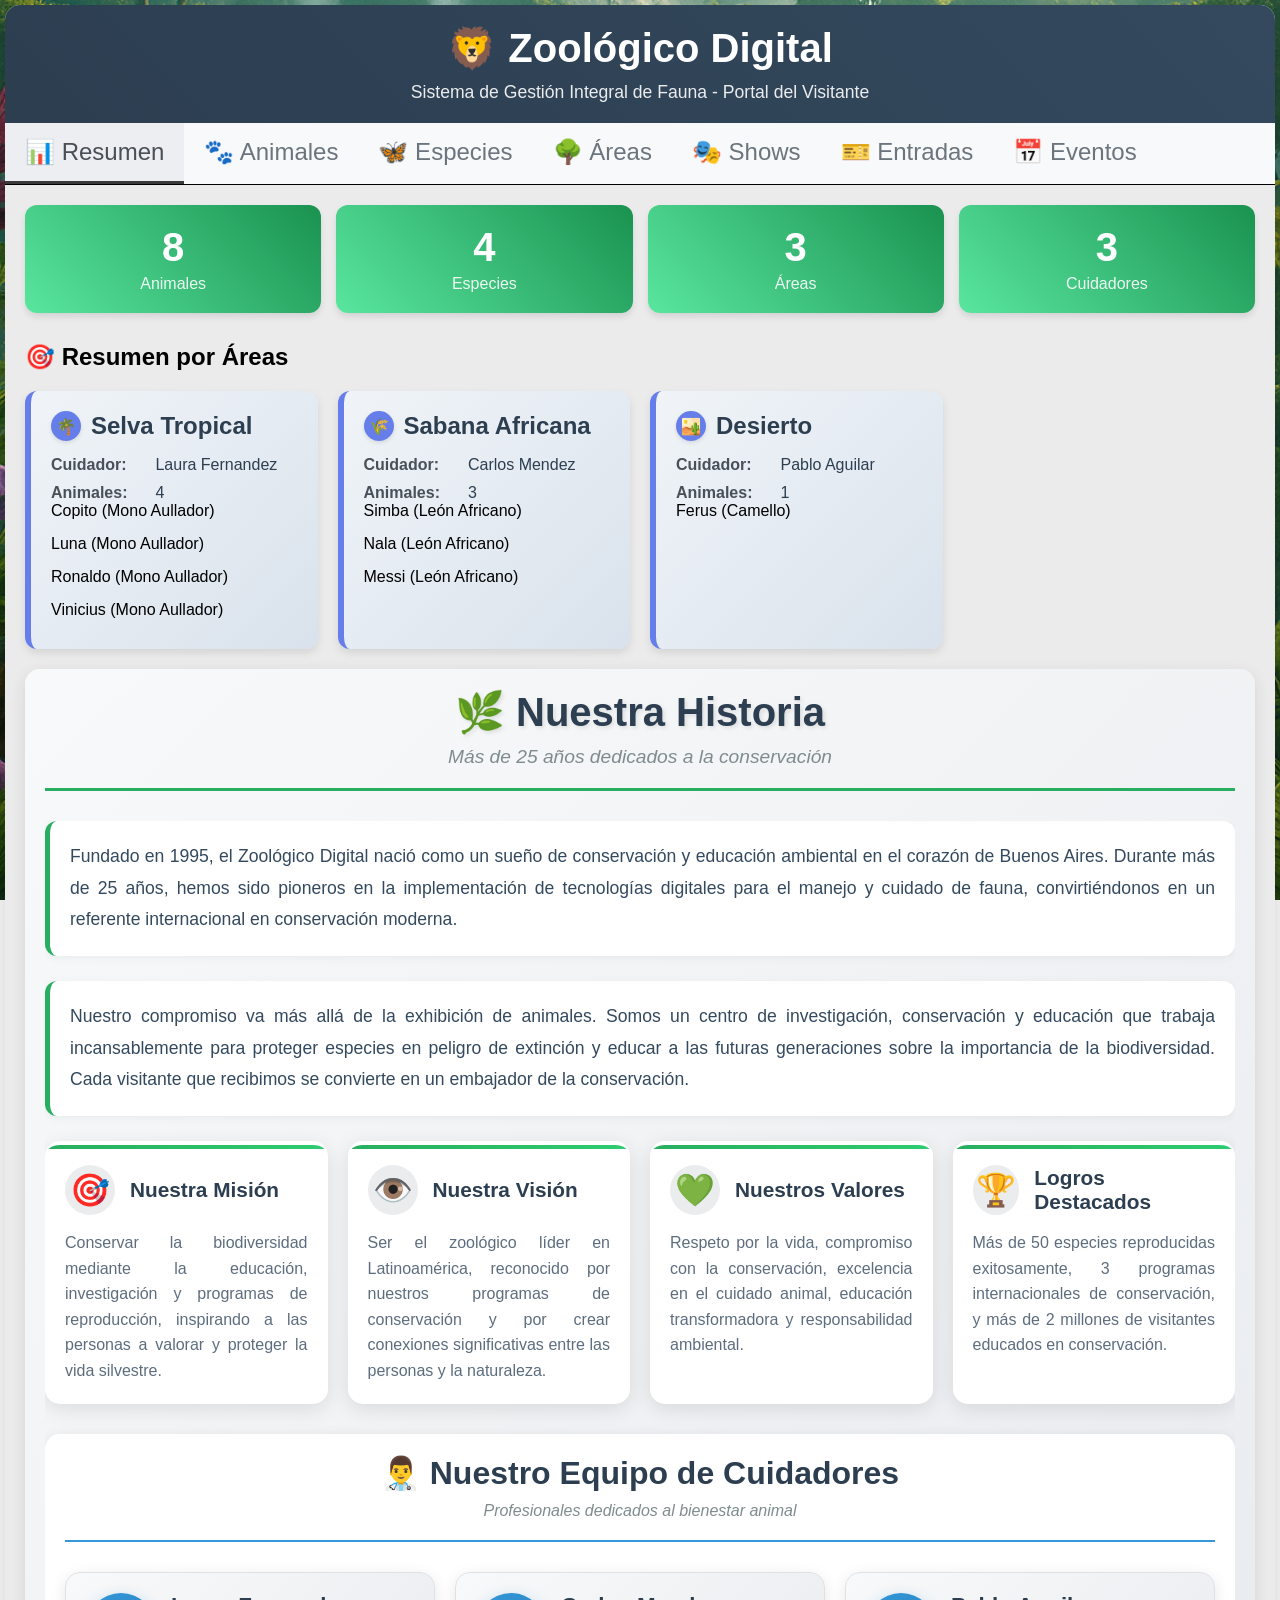
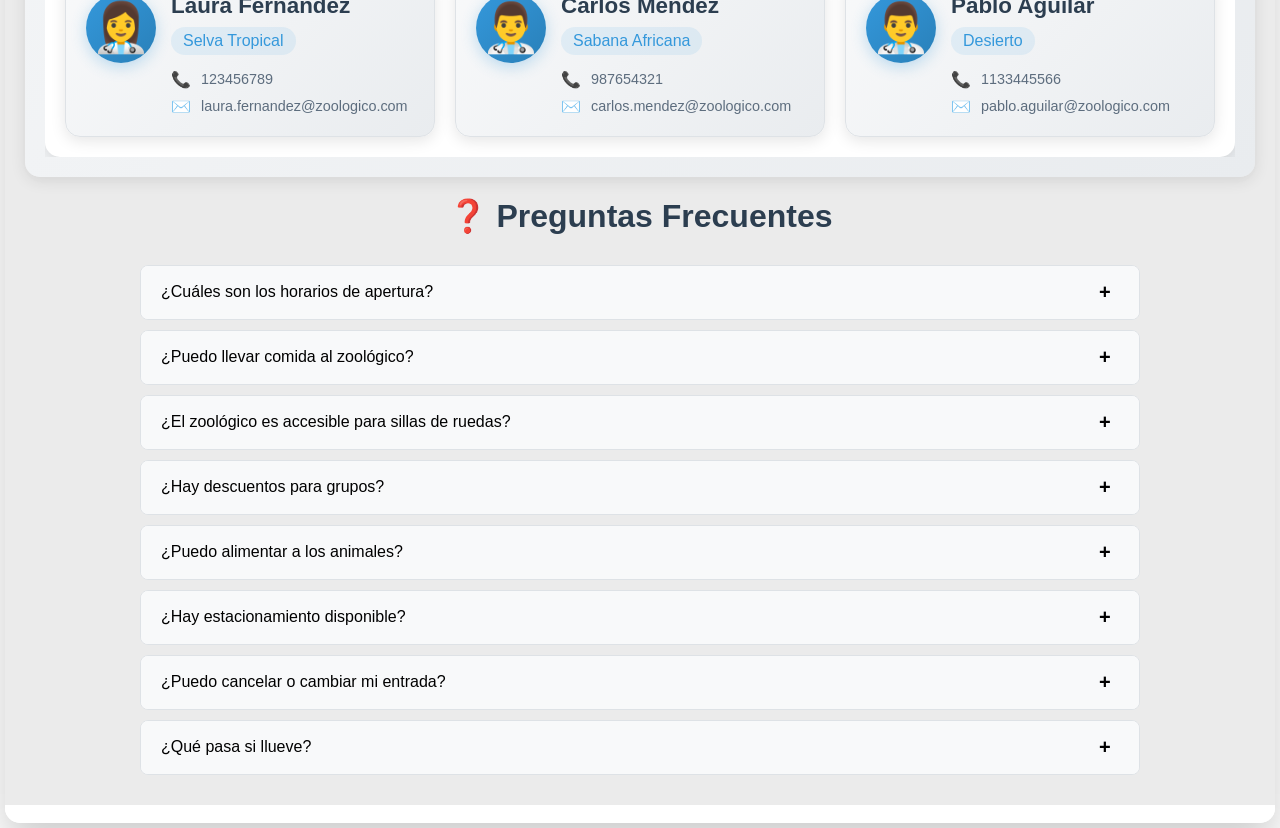
<file: index.html>
<!DOCTYPE html>
<html lang="es">
<head>
    <meta charset="UTF-8">
    <title>Zoológico Digital - Portal Completo</title>
    <link rel="stylesheet" type="text/css" href="index.css" />
</head>
<body>
    <div class="container">
        <!-- ================================================================ -->
        <!-- CABECERA PRINCIPAL -->
        <!-- ================================================================ -->
        <div class="header">
            <h1>🦁 Zoológico Digital</h1>
            <p>Sistema de Gestión Integral de Fauna - Portal del Visitante</p>
            
            <!-- Botones de acceso rápido a funciones principales -->

        </div>
        
        <!-- ================================================================ -->
        <!-- NAVEGACIÓN POR PESTAÑAS -->
        <!-- ================================================================ -->
        <div class="nav-tabs">
            <!-- Pestañas para navegar entre diferentes secciones -->
            <button class="nav-tab active" onclick="showSection('overview')">📊 Resumen</button>
            <button class="nav-tab" onclick="showSection('animales')">🐾 Animales</button>
            <button class="nav-tab" onclick="showSection('especies')">🦋 Especies</button>
            <button class="nav-tab" onclick="showSection('areas')">🌳 Áreas</button>
            <button class="nav-tab" onclick="showSection('presentaciones')">🎭 Shows</button>
            <button class="nav-tab" onclick="showSection('entradas')">🎫 Entradas</button>
            <button class="nav-tab" onclick="showSection('eventos')">📅 Eventos</button>
        </div>
        
        <div class="content">
            <!-- Cada sección debe tener un id único -->
            <div id="overview" class="section active">
                <!-- Tarjetas con estadísticas principales del zoológico -->
                <div class="stats">
                    <div class="stat-card">
                        <div class="stat-number">8</div>
                        <div class="stat-label">Animales</div>
                    </div>
                    <div class="stat-card">
                        <div class="stat-number">4</div>
                        <div class="stat-label">Especies</div>
                    </div>
                    <div class="stat-card">
                        <div class="stat-number">3</div>
                        <div class="stat-label">Áreas</div>
                    </div>
                    <div class="stat-card">
                        <div class="stat-number">3</div>
                        <div class="stat-label">Cuidadores</div>
                    </div>
                </div>
                
                <h2 class="section-title">🎯 Resumen por Áreas</h2>
                <div class="resumen-areas">
                    <div class="card">
                        <h3 class="card-title">
                            <div class="card-icon">🌴</div>
                            Selva Tropical
                        </h3>
                        <div class="card-info">
                            <span class="card-label">Cuidador:</span>
                            <span class="card-value">Laura Fernandez</span>
                        </div>
                        <div class="card-info">
                            <span class="card-label">Animales:</span>
                            <span class="card-value">4</span>
                            <ul class="animal-list">
                                <li>Copito (Mono Aullador)</li>
                                <li>Luna (Mono Aullador)</li>
                                <li>Ronaldo (Mono Aullador)</li>
                                <li>Vinicius (Mono Aullador)</li>
                            </ul>
                        </div>
                    </div>
                    <div class="card">
                        <h3 class="card-title">
                            <div class="card-icon">🌾</div>
                            Sabana Africana
                        </h3>
                        <div class="card-info">
                            <span class="card-label">Cuidador:</span>
                            <span class="card-value">Carlos Mendez</span>
                        </div>
                        <div class="card-info">
                            <span class="card-label">Animales:</span>
                            <span class="card-value">3</span>
                            <ul class="animal-list">
                                <li>Simba (León Africano)</li>
                                <li>Nala (León Africano)</li>
                                <li>Messi (León Africano)</li>
                            </ul>
                        </div>
                    </div>
                    <div class="card">
                        <h3 class="card-title">
                            <div class="card-icon">🏜️</div>
                            Desierto
                        </h3>
                        <div class="card-info">
                            <span class="card-label">Cuidador:</span>
                            <span class="card-value">Pablo Aguilar</span>
                        </div>
                        <div class="card-info">
                            <span class="card-label">Animales:</span>
                            <span class="card-value">1</span>
                            <ul class="animal-list">
                                <li>Ferus (Camello)</li>
                            </ul>
                        </div>
                    </div>
                </div>

                <!-- Sección de Nuestra Historia -->
                <div id="historia" class="historia-section">
                    <div class="historia-header">
                        <h2 class="historia-title">🌿 Nuestra Historia</h2>
                        <div class="historia-subtitle">Más de 25 años dedicados a la conservación</div>
                    </div>
                    
                    <!-- Historia y misión del zoológico -->
                    <div class="historia-content">
                        <div class="historia-intro">
                            <div class="historia-text-block">
                                <p class="historia-paragraph">
                                    Fundado en 1995, el Zoológico Digital nació como un sueño de conservación y educación ambiental en el corazón de Buenos Aires. 
                                    Durante más de 25 años, hemos sido pioneros en la implementación de tecnologías digitales para el manejo y cuidado de fauna, 
                                    convirtiéndonos en un referente internacional en conservación moderna.
                                </p>
                            </div>
                            
                            <div class="historia-text-block">
                                <p class="historia-paragraph">
                                    Nuestro compromiso va más allá de la exhibición de animales. Somos un centro de investigación, conservación y educación 
                                    que trabaja incansablemente para proteger especies en peligro de extinción y educar a las futuras generaciones sobre 
                                    la importancia de la biodiversidad. Cada visitante que recibimos se convierte en un embajador de la conservación.
                                </p>
                            </div>
                        </div>
                        
                        <!-- Tarjetas con información institucional -->
                        <div class="historia-grid">
                            <div class="historia-card mision-card">
                                <div class="historia-card-header">
                                    <div class="historia-card-icon">🎯</div>
                                    <h3 class="historia-card-title">Nuestra Misión</h3>
                                </div>
                                <p class="historia-card-text">
                                    Conservar la biodiversidad mediante la educación, investigación y programas de reproducción, 
                                    inspirando a las personas a valorar y proteger la vida silvestre.
                                </p>
                            </div>
                            
                            <div class="historia-card vision-card">
                                <div class="historia-card-header">
                                    <div class="historia-card-icon">👁️</div>
                                    <h3 class="historia-card-title">Nuestra Visión</h3>
                                </div>
                                <p class="historia-card-text">
                                    Ser el zoológico líder en Latinoamérica, reconocido por nuestros programas de conservación 
                                    y por crear conexiones significativas entre las personas y la naturaleza.
                                </p>
                            </div>
                            
                            <div class="historia-card valores-card">
                                <div class="historia-card-header">
                                    <div class="historia-card-icon">💚</div>
                                    <h3 class="historia-card-title">Nuestros Valores</h3>
                                </div>
                                <p class="historia-card-text">
                                    Respeto por la vida, compromiso con la conservación, excelencia en el cuidado animal, 
                                    educación transformadora y responsabilidad ambiental.
                                </p>
                            </div>
                            
                            <div class="historia-card logros-card">
                                <div class="historia-card-header">
                                    <div class="historia-card-icon">🏆</div>
                                    <h3 class="historia-card-title">Logros Destacados</h3>
                                </div>
                                <p class="historia-card-text">
                                    Más de 50 especies reproducidas exitosamente, 3 programas internacionales de conservación, 
                                    y más de 2 millones de visitantes educados en conservación.
                                </p>
                            </div>
                        </div>
                        
                        <!-- ======================================================== -->
                        <!-- SUBSECCIÓN CUIDADORES - Equipo profesional -->
                        <!-- ======================================================== -->
                        <div class="cuidadores-section">
                            <div class="cuidadores-header">
                                <h3 class="cuidadores-title">👨‍⚕️ Nuestro Equipo de Cuidadores</h3>
                                <p class="cuidadores-subtitle">Profesionales dedicados al bienestar animal</p>
                            </div>
                            
                            <div class="cuidadores-grid">
                                <div class="cuidador-card">
                                    <div class="cuidador-avatar">
                                        <div class="cuidador-icon">👩‍⚕️</div>
                                    </div>
                                    <div class="cuidador-info">
                                        <h4 class="cuidador-name">Laura Fernandez</h4>
                                        <div class="cuidador-area">Selva Tropical</div>
                                        <div class="cuidador-contact">
                                            <div class="contact-item">
                                                <span class="contact-icon">📞</span>
                                                <span class="contact-text">123456789</span>
                                            </div>
                                            <div class="contact-item">
                                                <span class="contact-icon">✉️</span>
                                                <span class="contact-text">laura.fernandez@zoologico.com</span>
                                            </div>
                                        </div>
                                    </div>
                                </div>

                                <div class="cuidador-card">
                                    <div class="cuidador-avatar">
                                        <div class="cuidador-icon">👨‍⚕️</div>
                                    </div>
                                    <div class="cuidador-info">
                                        <h4 class="cuidador-name">Carlos Mendez</h4>
                                        <div class="cuidador-area">Sabana Africana</div>
                                        <div class="cuidador-contact">
                                            <div class="contact-item">
                                                <span class="contact-icon">📞</span>
                                                <span class="contact-text">987654321</span>
                                            </div>
                                            <div class="contact-item">
                                                <span class="contact-icon">✉️</span>
                                                <span class="contact-text">carlos.mendez@zoologico.com</span>
                                            </div>
                                        </div>
                                    </div>
                                </div>

                                <div class="cuidador-card">
                                    <div class="cuidador-avatar">
                                        <div class="cuidador-icon">👨‍⚕️</div>
                                    </div>
                                    <div class="cuidador-info">
                                        <h4 class="cuidador-name">Pablo Aguilar</h4>
                                        <div class="cuidador-area">Desierto</div>
                                        <div class="cuidador-contact">
                                            <div class="contact-item">
                                                <span class="contact-icon">📞</span>
                                                <span class="contact-text">1133445566</span>
                                            </div>
                                            <div class="contact-item">
                                                <span class="contact-icon">✉️</span>
                                                <span class="contact-text">pablo.aguilar@zoologico.com</span>
                                            </div>
                                        </div>
                                    </div>
                                </div>
                            </div>
                        </div>
                    </div>
                </div>

                <!-- Sección de Preguntas Frecuentes -->
                <div id="faq" class="faq-container">
                    <h2 class="faq-title">❓ Preguntas Frecuentes</h2>
                    
                    <!-- Conjunto de preguntas y respuestas más comunes -->
                    <div class="faq-item">
                        <div class="faq-question" onclick="toggleFAQ(this)">
                            <span>¿Cuáles son los horarios de apertura?</span>
                            <span class="faq-toggle">+</span>
                        </div>
                        <div class="faq-answer">
                            El zoológico está abierto de lunes a viernes de 9:00 a 18:00, fines de semana de 8:30 a 19:00, y feriados de 9:00 a 17:00. La última entrada es una hora antes del cierre.
                        </div>
                    </div>
                    
                    <div class="faq-item">
                        <div class="faq-question" onclick="toggleFAQ(this)">
                            <span>¿Puedo llevar comida al zoológico?</span>
                            <span class="faq-toggle">+</span>
                        </div>
                        <div class="faq-answer">
                            Sí, puedes traer tu propia comida y bebidas. Contamos con áreas de picnic designadas. No se permite alcohol. También tenemos cafeterías y restaurantes dentro del predio.
                        </div>
                    </div>
                    
                    <div class="faq-item">
                        <div class="faq-question" onclick="toggleFAQ(this)">
                            <span>¿El zoológico es accesible para sillas de ruedas?</span>
                            <span class="faq-toggle">+</span>
                        </div>
                        <div class="faq-answer">
                            Sí, todas nuestras instalaciones son completamente accesibles. Ofrecemos préstamo gratuito de sillas de ruedas y tenemos baños adaptados en todo el predio.
                        </div>
                    </div>
                    
                    <div class="faq-item">
                        <div class="faq-question" onclick="toggleFAQ(this)">
                            <span>¿Hay descuentos para grupos?</span>
                            <span class="faq-toggle">+</span>
                        </div>
                        <div class="faq-answer">
                            Ofrecemos 15% de descuento para grupos de 10 o más personas, y 20% para grupos escolares. Es necesario hacer reserva previa con al menos 7 días de anticipación.
                        </div>
                    </div>
                    
                    <div class="faq-item">
                        <div class="faq-question" onclick="toggleFAQ(this)">
                            <span>¿Puedo alimentar a los animales?</span>
                            <span class="faq-toggle">+</span>
                        </div>
                        <div class="faq-answer">
                            Por la seguridad de los animales y visitantes, está prohibido alimentar a los animales con comida personal. Ofrecemos experiencias supervisadas de alimentación en horarios específicos.
                        </div>
                    </div>
                    
                    <div class="faq-item">
                        <div class="faq-question" onclick="toggleFAQ(this)">
                            <span>¿Hay estacionamiento disponible?</span>
                            <span class="faq-toggle">+</span>
                        </div>
                        <div class="faq-answer">
                            Sí, contamos con estacionamiento para 200 vehículos por $500 pesos por día. Incluye 5 espacios para personas con discapacidad. El horario es de 8:00 a 20:00.
                        </div>
                    </div>
                    
                    <div class="faq-item">
                        <div class="faq-question" onclick="toggleFAQ(this)">
                            <span>¿Puedo cancelar o cambiar mi entrada?</span>
                            <span class="faq-toggle">+</span>
                        </div>
                        <div class="faq-answer">
                            Las entradas online se pueden cancelar hasta 24 horas antes de la visita con reembolso completo. Los cambios de fecha se pueden hacer hasta 2 horas antes sin costo adicional.
                        </div>
                    </div>
                    
                    <div class="faq-item">
                        <div class="faq-question" onclick="toggleFAQ(this)">
                            <span>¿Qué pasa si llueve?</span>
                            <span class="faq-toggle">+</span>
                        </div>
                        <div class="faq-answer">
                            El zoológico permanece abierto durante la lluvia ligera. Muchas exhibiciones tienen áreas cubiertas. En caso de clima severo, algunas actividades al aire libre pueden cancelarse.
                        </div>
                    </div>
                </div>
            </div>
            <!-- ============================================================ -->
            <!-- SECCIÓN ANIMALES - Catálogo completo de animales -->
            <!-- ============================================================ -->
            <div id="animales" class="section">
                 <!-- Buscador dentro de la sección de animales -->
                 <div class="search-controls">
                    <div class="search-bar">
                        <input type="text" id="searchInput" class="search-input" placeholder="Buscar por nombre o especie...">
                        <button class="search-icon" onclick="filterAnimals()">🔍</button>
                    </div>
                </div>
                <h2 class="section-title">🐾 Nuestros Animales</h2> <br>
                
               
               
                
                <ul class="animal-list">
                    <li class="animal-item" data-name="Copito" data-species="Mono aullador">
                        <div class="animal-name">
                            <div class="animal-icon">🐒</div>
                            Copito
                        </div>
                        <div class="animal-content">
                            <div class="animal-info">
                                <span class="card-label">Edad:</span>
                                <span class="card-value">5 años</span>
                            </div>
                            <div class="animal-info">
                                <span class="card-label">Sexo:</span>
                                <span class="card-value">Macho</span>
                            </div>
                            <div class="animal-info">
                                <span class="card-label">Especie:</span>
                                <span class="card-value">Mono aullador</span>
                            </div>
                            <div class="animal-info">
                                <span class="card-label">Área:</span>
                                <span class="card-value">Selva Tropical</span>
                            </div>
                        </div>
                    </li>
                    <li class="animal-item" data-name="Luna" data-species="Mono aullador">
                        <div class="animal-name">
                            <div class="animal-icon">🐒</div>
                            Luna
                        </div>
                        <div class="animal-content">
                            <div class="animal-info">
                                <span class="card-label">Edad:</span>
                                <span class="card-value">4 años</span>
                            </div>
                            <div class="animal-info">
                                <span class="card-label">Sexo:</span>
                                <span class="card-value">Hembra</span>
                            </div>
                            <div class="animal-info">
                                <span class="card-label">Especie:</span>
                                <span class="card-value">Mono aullador</span>
                            </div>
                            <div class="animal-info">
                                <span class="card-label">Área:</span>
                                <span class="card-value">Selva Tropical</span>
                            </div>
                        </div>
                    </li>
                    <li class="animal-item" data-name="Ronaldo" data-species="Mono aullador">
                        <div class="animal-name">
                            <div class="animal-icon">🐒</div>
                            Ronaldo
                        </div>
                        <div class="animal-content">
                            <div class="animal-info">
                                <span class="card-label">Edad:</span>
                                <span class="card-value">3 años</span>
                            </div>
                            <div class="animal-info">
                                <span class="card-label">Sexo:</span>
                                <span class="card-value">Macho</span>
                            </div>
                            <div class="animal-info">
                                <span class="card-label">Especie:</span>
                                <span class="card-value">Mono aullador</span>
                            </div>
                            <div class="animal-info">
                                <span class="card-label">Área:</span>
                                <span class="card-value">Selva Tropical</span>
                            </div>
                        </div>
                    </li>
                    <li class="animal-item" data-name="Vinicius" data-species="Mono aullador">
                        <div class="animal-name">
                            <div class="animal-icon">🐒</div>
                            Vinicius
                        </div>
                        <div class="animal-content">
                            <div class="animal-info">
                                <span class="card-label">Edad:</span>
                                <span class="card-value">2 años</span>
                            </div>
                            <div class="animal-info">
                                <span class="card-label">Sexo:</span>
                                <span class="card-value">Macho</span>
                            </div>
                            <div class="animal-info">
                                <span class="card-label">Especie:</span>
                                <span class="card-value">Mono aullador</span>
                            </div>
                            <div class="animal-info">
                                <span class="card-label">Área:</span>
                                <span class="card-value">Selva Tropical</span>
                            </div>
                        </div>
                    </li>
                    <li class="animal-item" data-name="Simba" data-species="León Africano">
                        <div class="animal-name">
                            <div class="animal-icon">🦁</div>
                            Simba
                        </div>
                        <div class="animal-content">
                            <div class="animal-info">
                                <span class="card-label">Edad:</span>
                                <span class="card-value">7 años</span>
                            </div>
                            <div class="animal-info">
                                <span class="card-label">Sexo:</span>
                                <span class="card-value">Macho</span>
                            </div>
                            <div class="animal-info">
                                <span class="card-label">Especie:</span>
                                <span class="card-value">León Africano</span>
                            </div>
                            <div class="animal-info">
                                <span class="card-label">Área:</span>
                                <span class="card-value">Sabana Africana</span>
                            </div>
                        </div>
                    </li>
                    <li class="animal-item" data-name="Nala" data-species="León Africano">
                        <div class="animal-name">
                            <div class="animal-icon">🦁</div>
                            Nala
                        </div>
                        <div class="animal-content">
                            <div class="animal-info">
                                <span class="card-label">Edad:</span>
                                <span class="card-value">6 años</span>
                            </div>
                            <div class="animal-info">
                                <span class="card-label">Sexo:</span>
                                <span class="card-value">Hembra</span>
                            </div>
                            <div class="animal-info">
                                <span class="card-label">Especie:</span>
                                <span class="card-value">León Africano</span>
                            </div>
                            <div class="animal-info">
                                <span class="card-label">Área:</span>
                                <span class="card-value">Sabana Africana</span>
                            </div>
                        </div>
                    </li>
                    <li class="animal-item" data-name="Messi" data-species="León Africano">
                        <div class="animal-name">
                            <div class="animal-icon">🦁</div>
                            Messi
                        </div>
                        <div class="animal-content">
                            <div class="animal-info">
                                <span class="card-label">Edad:</span>
                                <span class="card-value">5 años</span>
                            </div>
                            <div class="animal-info">
                                <span class="card-label">Sexo:</span>
                                <span class="card-value">Macho</span>
                            </div>
                            <div class="animal-info">
                                <span class="card-label">Especie:</span>
                                <span class="card-value">León Africano</span>
                            </div>
                            <div class="animal-info">
                                <span class="card-label">Área:</span>
                                <span class="card-value">Sabana Africana</span>
                            </div>
                        </div>
                    </li>
                    <li class="animal-item" data-name="Ferus" data-species="Camello">
                        <div class="animal-name">
                            <div class="animal-icon">🐪</div>
                            Ferus
                        </div>
                        <div class="animal-content">
                            <div class="animal-info">
                                <span class="card-label">Edad:</span>
                                <span class="card-value">8 años</span>
                            </div>
                            <div class="animal-info">
                                <span class="card-label">Sexo:</span>
                                <span class="card-value">Macho</span>
                            </div>
                            <div class="animal-info">
                                <span class="card-label">Especie:</span>
                                <span class="card-value">Camello</span>
                            </div>
                            <div class="animal-info">
                                <span class="card-label">Área:</span>
                                <span class="card-value">Desierto</span>
                            </div>
                        </div>
                    </li>
                </ul>
            </div>
            
            <!-- ============================================================ -->
            <!-- SECCIÓN ESPECIES - Información sobre especies del zoológico -->
            <!-- ============================================================ -->
            <div id="especies" class="section">
                <!-- Buscador dentro de la sección de especies -->
                <div class="search-controls">
                    <div class="search-bar">
                        <input type="text" id="speciesSearchInput" class="search-input" placeholder="Buscar por nombre de especie...">
                        <button class="search-icon" onclick="filterSpecies()">🔍</button>
                    </div>
                </div>
                <h2 class="section-title">🦋 Especies en el Zoológico</h2>
                <br>
                <div class="cards-grid">
                    <div class="card especie-card" data-species="Mono Aullador">
                        <div class="card-title">
                            <div class="card-icon">🐒</div>
                            Mono Aullador
                        </div>
                        <div class="card-info">
                            <span class="card-label">Machos:</span>
                            <span class="card-value">3</span>
                        </div>
                        <div class="card-info">
                            <span class="card-label">Hembras:</span>
                            <span class="card-value">1</span>
                        </div>
                        <div class="card-info">
                            <span class="card-label">Total:</span>
                            <span class="card-value">4</span>
                        </div>
                        <div class="card-info">
                            <span class="card-label">Área:</span>
                            <span class="card-value">Selva Tropical</span>
                        </div>
                    </div>
                    <div class="card especie-card" data-species="León Africano">
                        <div class="card-title">
                            <div class="card-icon">🦁</div>
                            León Africano
                        </div>
                        <div class="card-info">
                            <span class="card-label">Machos:</span>
                            <span class="card-value">2</span>
                        </div>
                        <div class="card-info">
                            <span class="card-label">Hembras:</span>
                            <span class="card-value">1</span>
                        </div>
                        <div class="card-info">
                            <span class="card-label">Total:</span>
                            <span class="card-value">3</span>
                        </div>
                        <div class="card-info">
                            <span class="card-label">Área:</span>
                            <span class="card-value">Sabana Africana</span>
                        </div>
                    </div>
                    <div class="card especie-card" data-species="Camello">
                        <div class="card-title">
                            <div class="card-icon">🐪</div>
                            Camello
                        </div>
                        <div class="card-info">
                            <span class="card-label">Machos:</span>
                            <span class="card-value">1</span>
                        </div>
                        <div class="card-info">
                            <span class="card-label">Hembras:</span>
                            <span class="card-value">0</span>
                        </div>
                        <div class="card-info">
                            <span class="card-label">Total:</span>
                            <span class="card-value">1</span>
                        </div>
                        <div class="card-info">
                            <span class="card-label">Área:</span>
                            <span class="card-value">Desierto</span>
                        </div>
                    </div>
                </div>
            </div>
            
            <!-- ============================================================ -->
            <!-- SECCIÓN ÁREAS - Información sobre hábitats y zonas -->
            <!-- ============================================================ -->
            <div id="areas" class="section">
                   <!-- Buscador dentro de la sección de áreas -->
                <div class="search-controls">
                    <div class="search-bar">
                        <input type="text" id="areaSearchInput" class="search-input" placeholder="Buscar por nombre de área...">
                        <button class="search-icon" onclick="filterAreas()">🔍</button>
                    </div>
                </div>
                <h2 class="section-title">🌳 Hábitats y Áreas</h2> <br>
                <div class="cards-grid">
                    <div class="card area-card" data-area="Selva Tropical">
                        <div class="card-title">
                            <div class="card-icon">🌴</div>
                            Selva Tropical
                        </div>
                        <div class="card-info">
                            <span class="card-label">Cuidador:</span>
                            <span class="card-value">Laura Fernandez</span>
                        </div>
                        <div class="card-info">
                            <span class="card-label">Animales:</span>
                            <ul class="animal-list">
                                <li>Copito (Mono Aullador)</li>
                                <li>Luna (Mono Aullador)</li>
                                <li>Ronaldo (Mono Aullador)</li>
                                <li>Vinicius (Mono Aullador)</li>
                            </ul>
                        </div>
                    </div>
                    <div class="card area-card" data-area="Sabana Africana">
                        <div class="card-title">
                            <div class="card-icon">🌾</div>
                            Sabana Africana
                        </div>
                        <div class="card-info">
                            <span class="card-label">Cuidador:</span>
                            <span class="card-value">Carlos Mendez</span>
                        </div>
                        <div class="card-info">
                            <span class="card-label">Animales:</span>
                            <ul class="animal-list">
                                <li>Simba (León Africano)</li>
                                <li>Nala (León Africano)</li>
                                <li>Messi (León Africano)</li>
                            </ul>
                        </div>
                    </div>
                    <div class="card area-card" data-area="Desierto">
                        <div class="card-title">
                            <div class="card-icon">🏜️</div>
                            Desierto
                        </div>
                        <div class="card-info">
                            <span class="card-label">Cuidador:</span>
                            <span class="card-value">Pablo Aguilar</span>
                        </div>
                        <div class="card-info">
                            <span class="card-label">Animales:</span>
                            <ul class="animal-list">
                                <li>Ferus (Camello)</li>
                            </ul>
                        </div>
                    </div>
                </div>
            </div>
            
            <!-- ============================================================ -->
            <!-- SECCIÓN PRESENTACIONES - Shows y actividades especiales -->
            <!-- ============================================================ -->
            <div id="presentaciones" class="section">
                <h2 style="margin-bottom: 20px; color: #2c3e50;">🎭 Shows y Presentaciones Especiales Del Día</h2>
                <div class="cards-grid">
                    <div class="card presentacion-card">
                        <div class="card-title">
                            <div class="card-icon">🦁</div>
                            Show: Charla sobre Grandes Felinos
                        </div>
                        <div class="card-info">
                            <span class="card-label">Duración:</span>
                            <span class="card-value">45 minutos</span>
                        </div>
                        <div class="card-info">
                            <span class="card-label">Área:</span>
                            <span class="card-value">Auditorio Principal</span>
                        </div>
                        <div class="card-info">
                            <span class="card-label">Cuidador:</span>
                            <span class="card-value">Laura Fernandez</span>
                        </div>
                    </div>
                    <div class="card presentacion-card">
                        <div class="card-title">
                            <div class="card-icon">🐦</div>
                            Show: Exhibición de Aves Tropicales
                        </div>
                        <div class="card-info">
                            <span class="card-label">Duración:</span>
                            <span class="card-value">30 minutos</span>
                        </div>
                        <div class="card-info">
                            <span class="card-label">Área:</span>
                            <span class="card-value">Área Tropical</span>
                        </div>
                        <div class="card-info">
                            <span class="card-label">Cuidador:</span>
                            <span class="card-value">Carlos Mendez</span>
                        </div>
                    </div>
                    <div class="card presentacion-card">
                        <div class="card-title">
                            <div class="card-icon">🌙</div>
                            Show: Visita Nocturna
                        </div>
                        <div class="card-info">
                            <span class="card-label">Duración:</span>
                            <span class="card-value">2 horas</span>
                        </div>
                        <div class="card-info">
                            <span class="card-label">Área:</span>
                            <span class="card-value">Todo el Zoológico</span>
                        </div>
                        <div class="card-info">
                            <span class="card-label">Cuidador:</span>
                            <span class="card-value">Pablo Aguilar</span>
                        </div>
                    </div>
                </div>
            </div>
            
            <!-- ============================================================ -->
            <!-- SECCIÓN ENTRADAS - Precios y tarifas -->
            <!-- ============================================================ -->
            <div id="entradas" class="section">
                <h2 style="margin-bottom: 30px; color: #2c3e50;">🎫 Tarifas y Entradas</h2>
                
                <div class="cards-grid">
                    <!-- Tabla de precios de entradas generales -->
                    <div class="card">
                        <div class="card-title">
                            Valor Entrada General
                        </div>
                        <table class="price-table">
                            <thead>
                                <tr>
                                    <th>Categoría</th>
                                    <th>Precio</th>
                                </tr>
                            </thead>
                            <tbody>
                                <tr>
                                    <td>Adultos</td>
                                    <td>$2,500</td>
                                </tr>
                                <tr>
                                    <td>Niños (3-12 años)</td>
                                    <td>$1,800</td>
                                </tr>
                                <tr>
                                    <td>Estudiantes</td>
                                    <td>$2,000</td>
                                </tr>
                                <tr>
                                    <td>Jubilados</td>
                                    <td>$1,500</td>
                                </tr>
                                <tr>
                                    <td>Menores de 3 años</td>
                                    <td>Gratis</td>
                                </tr>
                            </tbody>
                        </table>
                        <br>
                        <a href="ComprarEntradas.html" class="btn" style="margin-top: 15px;">
                            Comprar Entradas
                        </a>
                    </div>
                </div>

                <!-- Historial de compras -->
                <div id="purchaseHistoryContainer" style="margin-top: 30px; text-align: center;">
                    <h3>📜 Historial de Compras</h3>
                    <ul id="purchaseHistory" style="list-style: none; padding: 0; background: #f8f9fa; border-radius: 8px; border: 1px solid #e0e0e0; padding: 15px;"></ul>
                </div>
            </div>
            
            <!-- ================================================================ -->
            <!-- SECCIÓN HISTORIA/NOSOTROS - Información institucional -->
            <!-- ================================================================ -->
            
            <!-- ================================================================ -->
            <!-- SECCIÓN FAQ - Preguntas frecuentes fija al final -->
            <!-- ================================================================ -->
            
            <!-- ================================================================ -->
            <!-- MODALES PARA INTERACCIONES DEL USUARIO -->
            <!-- ================================================================ -->
            
            <!-- Modal para compra de entradas online -->
            <div id="ticketModal" class="modal">
                <div class="modal-content">
                    <div class="modal-header">
                    </div>
                    <div class="modal-body">
                        <form id="ticketForm">
                            <!-- Selección de fecha de visita -->
                            <div class="form-group">
                                <label>Fecha de Visita:</label>
                                <input type="date" id="visitDate" required>
                            </div>
                            

                            <!-- Selección de cantidad de entradas por categoría -->
                            <div class="form-row">
                                <div class="form-group">
                                    <label>Adultos ($2,500):</label>
                                    <input type="number" id="adults" min="0" value="0" onchange="updateTotal()">
                                </div>
                                <div class="form-group">
                                    <label>Niños ($1,800):</label>
                                    <input type="number" id="children" min="0" value="0" onchange="updateTotal()">
                                </div>
                            </div>
                            

                            <div class="form-row">
                                <div class="form-group">
                                    <label>Adolescentes ($2,000):</label>
                                    <input type="number" id="students" min="0" value="0" onchange="updateTotal()">
                                </div>
                                <div class="form-group">
                                    <label>Jubilados ($1,500):</label>
                                    <input type="number" id="seniors" min="0" value="0" onchange="updateTotal()">
                                </div>
                            </div>
                            
                            <!-- Cálculo automático del total -->
                            <div class="card" style="background: #f8f9fa; margin: 20px 0; padding: 15px;">
                                <h4 style="color: #2c3e50;">Total: $<span id="totalPrice">0</span></h4>
                            </div>
                            
                            <!-- Datos del comprador -->
                            <div class="form-group">
                                <label>Nombre Completo:</label>
                                <input type="text" id="customerName" required>
                            </div>
                            
                            <div class="form-group">
                                <label>Email:</label>
                                <input type="email" id="customerEmail" required>
                            </div>
                            
                            <div class="form-group">
                                <label>Teléfono:</label>
                                <input type="tel" id="customerPhone" required>
                            </div>
                            
                            <!-- Método de pago -->
                            <div class="form-group">
                                <label>Método de Pago:</label>
                                <select id="paymentMethod" required>
                                    <option value="">Seleccionar</option>
                                    <option value="tarjeta">Tarjeta de Crédito/Débito</option>
                                    <option value="efectivo">Efectivo (en taquilla)</option>
                                </select>
                            </div>
                            
                            <!-- Botón de procesamiento de pago -->
                            <button type="button" class="btn btn-success" onclick="processPayment()">
                                💳 Procesar Pago
                            </button>
                        </form>
                    </div>
                </div>
            </div>

            <!-- ================================================================ -->
            <!-- SECCIÓN EVENTOS - Calendario y reservas de eventos -->
            <!-- ================================================================ -->
            <div id="eventos" class="section">
                <h2 class="section-title">📅 Eventos</h2>
                <div class="calendar-grid">
                    <!-- Eventos de enero -->
                    <div class="calendar-day" onclick="showEventDetails('Taller de Fotografía', '2025-01-10', '9:00 AM', 25, 1500)">
                        <span>10</span>
                        <span>Ene</span>
                        <div class="event-dot"></div>
                    </div>
                    <div class="calendar-day" onclick="showEventDetails('Caminata Ecológica', '2025-01-15', '7:00 AM', 20, 1000)">
                        <span>15</span>
                        <span>Ene</span>
                        <div class="event-dot"></div>
                    </div>
                    <div class="calendar-day" onclick="showEventDetails('Charla sobre Biodiversidad', '2025-01-20', '4:00 PM', 50, 1200)">
                        <span>20</span>
                        <span>Ene</span>
                        <div class="event-dot"></div>
                    </div>
                    <div class="calendar-day" onclick="showEventDetails('Observación de Estrellas', '2025-01-25', '8:00 PM', 15, 2000)">
                        <span>25</span>
                        <span>Ene</span>
                        <div class="event-dot"></div>
                    </div>

                    <!-- Eventos de febrero -->
                    <div class="calendar-day" onclick="showEventDetails('Taller de Conservación', '2025-02-05', '11:00 AM', 30, 1800)">
                        <span>5</span>
                        <span>Feb</span>
                        <div class="event-dot"></div>
                    </div>
                    <div class="calendar-day" onclick="showEventDetails('Safari Fotográfico', '2025-02-10', '6:00 AM', 20, 2500)">
                        <span>10</span>
                        <span>Feb</span>
                        <div class="event-dot"></div>
                    </div>
                    <div class="calendar-day" onclick="showEventDetails('Taller de Plantas Nativas', '2025-02-15', '10:00 AM', 30, 1200)">
                        <span>15</span>
                        <span>Feb</span>
                        <div class="event-dot"></div>
                    </div>
                    <div class="calendar-day" onclick="showEventDetails('Caminata Nocturna', '2025-02-20', '8:00 PM', 15, 1800)">
                        <span>20</span>
                        <span>Feb</span>
                        <div class="event-dot"></div>
                    </div>
                </div>

                <!-- Detalles del evento -->
                <div id="eventDetails" style="display: none; margin-top: 20px;">
                    <div class="especie-card">
                        <div class="card-title">
                            <div class="card-icon">📅</div>
                            <span id="eventName"></span>
                        </div>
                        <div class="card-info">
                            <span class="card-label">Fecha:</span>
                            <span id="eventDate" class="card-value"></span>
                        </div>
                        <div class="card-info">
                            <span class="card-label">Hora:</span>
                            <span id="eventTime" class="card-value"></span>
                        </div>
                        <div class="card-info">
                            <span class="card-label">Cupo Máximo:</span>
                            <span id="eventCapacity" class="card-value"></span> personas
                        </div>
                        <div class="card-info">
                            <span class="card-label">Precio por Persona:</span>
                            <span id="eventPrice" class="card-value"></span>
                        </div>
                        <a href="reserva.html" class="btn">Reservar</a>
                    </div>
                </div>

                <!-- Historial de reservas -->
                <div id="reservationHistoryContainer" style="margin-top: 30px; text-align: center;">
                    <h3>📜 Historial de Reservas</h3>
                    <ul id="reservationHistory" style="list-style: none; padding: 0; background: #f8f9fa; border-radius: 8px; border: 1px solid #e0e0e0; padding: 15px;"></ul>
                </div>
            </div>
        </div>
        <br>
    <!-- SCRIPTS JAVASCRIPT - Funcionalidad interactiva -->
    <script src="index.js"></script>
</body>
</html>
</file>
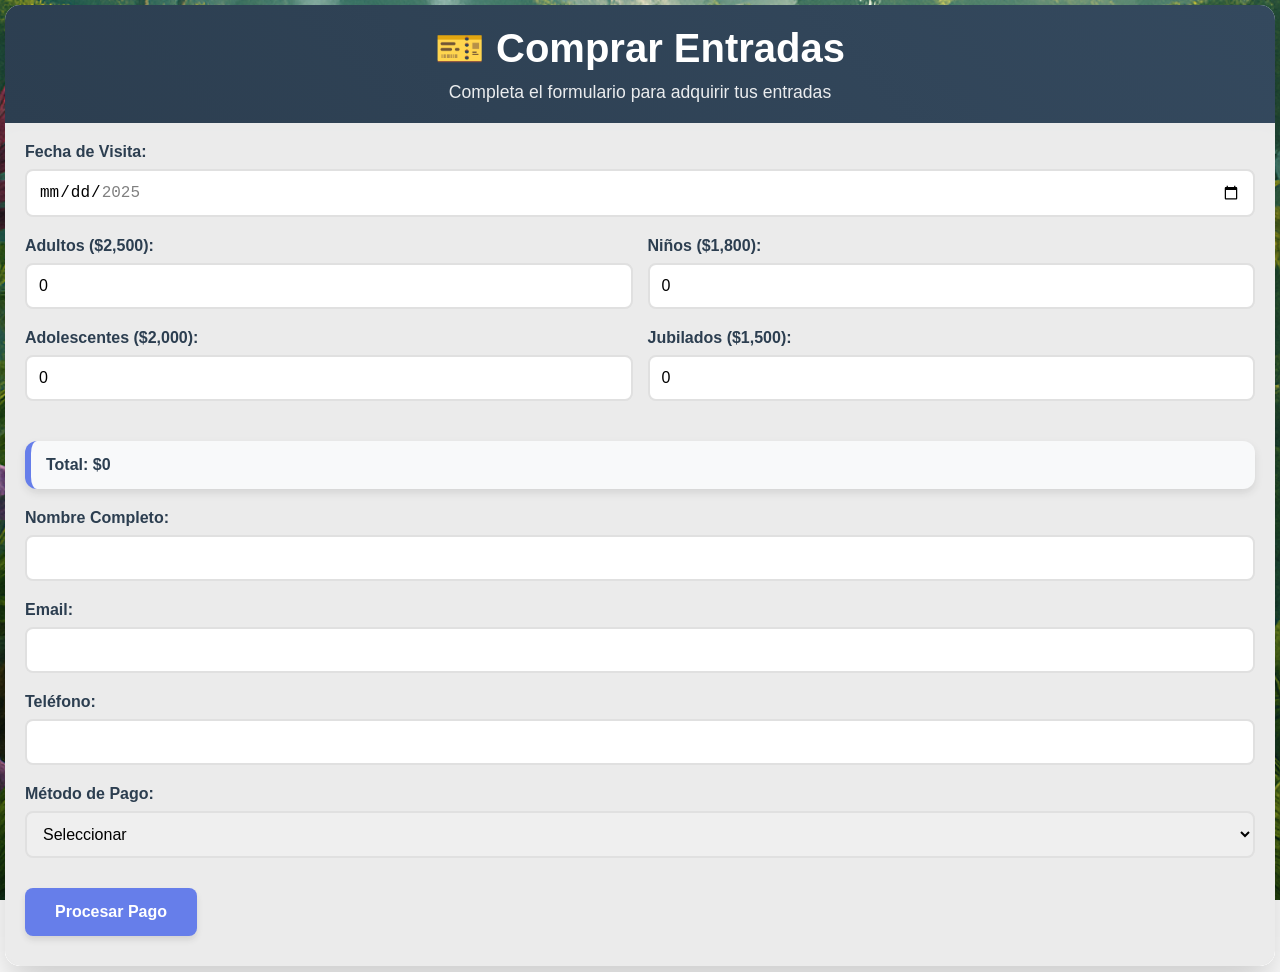
<file: ComprarEntradas.html>
<!DOCTYPE html>
<html lang="es">
<head>
    <meta charset="UTF-8">
    <title>Comprar Entradas</title>
    <link rel="stylesheet" type="text/css" href="index.css" />
</head>
<body>
    <div class="container">
        <div class="header">
            <h1>🎫 Comprar Entradas</h1>
            <p>Completa el formulario para adquirir tus entradas</p>
        </div>
        <div class="content">
            <!-- Contenedor para mostrar el historial de compras -->
            <div id="purchaseHistoryContainer" style="display: none; margin-top: 20px; text-align: center;">
                <h3>📜 Historial de Compras</h3>
                <ul id="purchaseHistory" style="list-style: none; padding: 0; background: #f8f9fa; border-radius: 8px; border: 1px solid #e0e0e0; padding: 15px;"></ul>
            </div>

            <!-- Formulario principal -->
            <form id="ticketForm">
                <!-- Selección de fecha de visita -->
                <div class="form-group">
                    <label>Fecha de Visita:</label>
                    <input type="date" id="visitDate" min="2025-01-01" max="2025-12-31" required>
                </div>
                
                <!-- Selección de cantidad de entradas por categoría -->
                <div class="form-row">
                    <div class="form-group">
                        <label>Adultos ($2,500):</label>
                        <input type="number" id="adults" min="0" value="0" onchange="updateTotal()">
                    </div>
                    <div class="form-group">
                        <label>Niños ($1,800):</label>
                        <input type="number" id="children" min="0" value="0" onchange="updateTotal()">
                    </div>
                </div>
                
                <div class="form-row">
                    <div class="form-group">
                        <label>Adolescentes ($2,000):</label>
                        <input type="number" id="students" min="0" value="0" onchange="updateTotal()">
                    </div>
                    <div class="form-group">
                        <label>Jubilados ($1,500):</label>
                        <input type="number" id="seniors" min="0" value="0" onchange="updateTotal()">
                    </div>
                </div>
                
                <!-- Cálculo automático del total -->
                <div class="card" style="background: #f8f9fa; margin: 20px 0; padding: 15px;">
                    <h4 style="color: #2c3e50;">Total: $<span id="totalPrice">0</span></h4>
                </div>
                
                <!-- Datos del comprador -->
                <div class="form-group">
                    <label>Nombre Completo:</label>
                    <input type="text" id="customerName" required>
                </div>
                
                <div class="form-group">
                    <label>Email:</label>
                    <input type="email" id="customerEmail" required>
                </div>
                
                <div class="form-group">
                    <label>Teléfono:</label>
                    <input type="tel" id="customerPhone" required>
                </div>
                
                <!-- Método de pago -->
                <div class="form-group">
                    <label>Método de Pago:</label>
                    <select id="paymentMethod" autocomplete="on" required>
                        <option value="">Seleccionar</option>
                        <option value="tarjeta">Tarjeta de Crédito/Débito</option>
                        <option value="efectivo">Efectivo (en taquilla)</option>
                    </select>
                </div>
                
                <!-- Botón de procesamiento de pago -->
                <button type="button" class="btn btn-success" onclick="processPayment()">
                    Procesar Pago
                </button>
            </form>

            <!-- Formulario de tarjeta -->
            <form id="cardForm" style="display: none; margin-top: 30px;">
                <h3>💳 Datos de la Tarjeta</h3>
                <div class="form-group">
                    <label>Número de Tarjeta:</label>
                    <input type="text" id="cardNumber" maxlength="19" placeholder="1234 5678 9012 3456" required>
                </div>
                <div class="form-row">
                    <div class="form-group">
                        <label>Fecha de Expiración:</label>
                        <input type="text" id="cardExpiry" maxlength="5" placeholder="MM/AA" required>
                    </div>
                    <div class="form-group">
                        <label>Código de Seguridad (CVV):</label>
                        <input type="text" id="cardCVV" maxlength="3" placeholder="123" required>
                    </div>
                </div>
                <div class="form-group">
                    <label>Nombre en la Tarjeta:</label>
                    <input type="text" id="cardName" placeholder="Nombre Completo" required>
                </div>
                <button type="button" class="btn btn-success" onclick="processCardPayment()">
                    Confirmar
                </button>
            </form>

            <!-- Contenedor para mostrar el ticket -->
            <div id="ticketContainer" style="display: none; margin-top: 30px; text-align: center;">
                <h3>🎟️ Ticket generado correctamente, porfavor presentarlo en la taquilla</h3><br>
                <p id="ticketDetails" style="white-space: pre-wrap; background: #f8f9fa; padding: 15px; border-radius: 8px; border: 1px solid #e0e0e0;"></p>
                <a href="index.html" class="btn">Volver a Inicio</a>
            </div>

            
        </div>
    </div>
    <script src="index.js"></script>
</body>
</html>
</file>
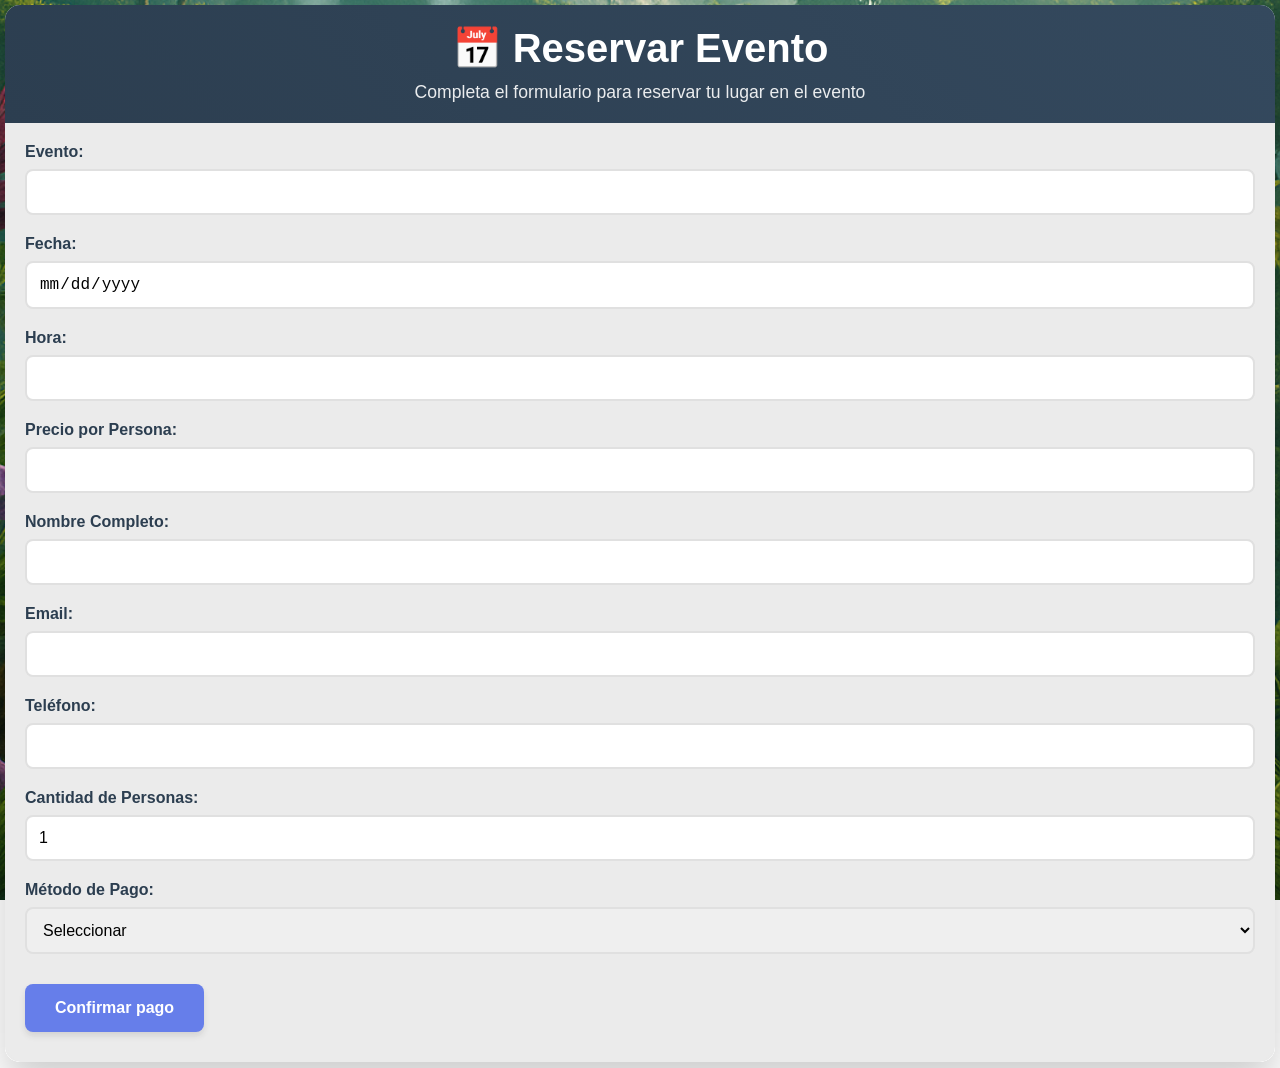
<file: reserva.html>
<!DOCTYPE html>
<html lang="es">
<head>
    <meta charset="UTF-8">
    <title>Reservar Evento</title>
    <link rel="stylesheet" type="text/css" href="index.css" />
</head>
<body>
    <div class="container">
        <div class="header">
            <h1>📅 Reservar Evento</h1>
            <p>Completa el formulario para reservar tu lugar en el evento</p>
        </div>
        <div class="content">
            <!-- Formulario principal -->
            <form id="reservationForm">
                <!-- Datos del evento -->
                <div class="form-group">
                    <label>Evento:</label>
                    <input type="text" id="eventName" readonly>
                </div>
                <div class="form-group">
                    <label>Fecha:</label>
                    <input type="date" id="eventDate" readonly>
                </div>
                <div class="form-group">
                    <label>Hora:</label>
                    <input type="text" id="eventTime" readonly>
                </div>
                <div class="form-group">
                    <label>Precio por Persona:</label>
                    <input type="text" id="eventPrice" readonly>
                </div>

                <!-- Datos del cliente -->
                <div class="form-group">
                    <label>Nombre Completo:</label>
                    <input type="text" id="customerName" required>
                </div>
                <div class="form-group">
                    <label>Email:</label>
                    <input type="email" id="customerEmail" required>
                </div>
                <div class="form-group">
                    <label>Teléfono:</label>
                    <input type="tel" id="customerPhone" required>
                </div>
                <div class="form-group">
                    <label>Cantidad de Personas:</label>
                    <input type="number" id="peopleCount" min="1" max="30" value="1" required>
                </div>

                <!-- Método de pago -->
                <div class="form-group">
                    <label>Método de Pago:</label>
                    <select id="paymentMethod" required>
                        <option value="">Seleccionar</option>
                        <option value="tarjeta">Tarjeta de Crédito/Débito</option>
                        <option value="efectivo">Efectivo (en taquilla)</option>
                    </select>
                </div>

                <!-- Botón de confirmación -->
                <button type="button" class="btn btn-success" onclick="processReservation()">
                    Confirmar pago
                </button>
            </form>

            <!-- Formulario de tarjeta -->
            <form id="cardForm" style="display: none; margin-top: 30px;">
                <h3>💳 Datos de la Tarjeta</h3>
                <div class="form-group">
                    <label>Número de Tarjeta:</label>
                    <input type="text" id="cardNumber" maxlength="19" placeholder="1234 5678 9012 3456" required>
                </div>
                <div class="form-row">
                    <div class="form-group">
                        <label>Fecha de Expiración:</label>
                        <input type="text" id="cardExpiry" maxlength="5" placeholder="MM/AA" required>
                    </div>
                    <div class="form-group">
                        <label>Código de Seguridad (CVV):</label>
                        <input type="text" id="cardCVV" maxlength="3" placeholder="123" required>
                    </div>
                </div>
                <div class="form-group">
                    <label>Nombre en la Tarjeta:</label>
                    <input type="text" id="cardName" placeholder="Nombre Completo" required>
                </div>
                <button type="button" class="btn btn-success" onclick="processCardPayment()">
                    Confirmar Reserva
                </button>
            </form>

            <!-- Contenedor para mostrar el ticket -->
            <div id="ticketContainer" style="display: none; margin-top: 30px; text-align: center;">
                <h3>🎟️ Reserva generada correctamente</h3><br>
                <p id="ticketDetails" style="white-space: pre-wrap; background: #f8f9fa; padding: 15px; border-radius: 8px; border: 1px solid #e0e0e0;"></p>
                <a href="index.html" class="btn">Volver a Inicio</a>
            </div>
        </div>
    </div>
    <script src="index.js"></script>
    <script>
        document.addEventListener('DOMContentLoaded', () => {
            // Recuperar los datos del evento desde localStorage
            const selectedEvent = JSON.parse(localStorage.getItem('selectedEvent'));

            if (selectedEvent) {
                document.getElementById('eventName').value = selectedEvent.name;
                document.getElementById('eventDate').value = selectedEvent.date;
                document.getElementById('eventTime').value = selectedEvent.time;
                document.getElementById('eventPrice').value = `$${selectedEvent.price}`;
            }
        });

        function processReservation() {
            const paymentMethod = document.getElementById('paymentMethod').value;

            // Validar campos requeridos antes de proceder
            const customerName = document.getElementById('customerName').value;
            const customerEmail = document.getElementById('customerEmail').value;
            const customerPhone = document.getElementById('customerPhone').value;
            const peopleCount = document.getElementById('peopleCount').value;

            if (!customerName || !customerEmail || !customerPhone || !peopleCount || !paymentMethod) {
                alert('Por favor, completa todos los campos requeridos.');
                return;
            }

            if (paymentMethod === 'tarjeta') {
                // Ocultar el formulario principal y mostrar el formulario de tarjeta
                document.getElementById('reservationForm').style.display = 'none';
                document.getElementById('cardForm').style.display = 'block';
            } else if (paymentMethod === 'efectivo') {
                // Generar el ticket directamente si el método de pago es efectivo
                generateTicket();
            } else {
                alert('Por favor, selecciona un método de pago válido.');
            }
        }

        function processCardPayment() {
            const cardNumber = document.getElementById('cardNumber').value.replace(/\s+/g, '');
            const cardExpiry = document.getElementById('cardExpiry').value;
            const cardCVV = document.getElementById('cardCVV').value;
            const cardName = document.getElementById('cardName').value;

            if (!cardNumber || !cardExpiry || !cardCVV || !cardName) {
                alert('Por favor, completa todos los campos de la tarjeta.');
                return;
            }

            if (cardNumber.length !== 16 || isNaN(cardNumber)) {
                alert('El número de tarjeta debe tener 16 dígitos.');
                return;
            }

            if (!/^\d{2}\/\d{2}$/.test(cardExpiry)) {
                alert('La fecha de expiración debe tener el formato MM/AA.');
                return;
            }

            if (cardCVV.length !== 3 || isNaN(cardCVV)) {
                alert('El CVV debe tener 3 dígitos.');
                return;
            }

            // Ocultar el formulario de tarjeta y generar el ticket
            document.getElementById('cardForm').style.display = 'none';
            generateTicket();
        }

        function generateTicket() {
            const eventName = document.getElementById('eventName').value;
            const eventDate = document.getElementById('eventDate').value;
            const eventTime = document.getElementById('eventTime').value;
            const eventPriceText = document.getElementById('eventPrice').value;
            const eventPrice = parseFloat(eventPriceText.replace('$', ''));
            const customerName = document.getElementById('customerName').value;
            const customerEmail = document.getElementById('customerEmail').value;
            const customerPhone = document.getElementById('customerPhone').value;
            const peopleCount = parseInt(document.getElementById('peopleCount').value);
            const paymentMethod = document.getElementById('paymentMethod').value;

            const total = eventPrice * peopleCount;
            const reservationId = `RES-${Math.floor(100000 + Math.random() * 900000)}`;

            // Crear objeto de reserva
            const reservation = {
                id: reservationId,
                eventName,
                eventDate,
                eventTime,
                total,
                paymentMethod,
                customerName,
                customerEmail,
                customerPhone,
                peopleCount
            };

            // Obtener historial existente o crear array vacío
            let reservationHistory = JSON.parse(localStorage.getItem('reservationHistory')) || [];
            
            // Agregar nueva reserva
            reservationHistory.push(reservation);
            
            // Guardar en localStorage
            localStorage.setItem('reservationHistory', JSON.stringify(reservationHistory));

            const ticketDetails = `
Número de Reserva: ${reservationId}
Evento: ${eventName}
Fecha: ${eventDate}
Hora: ${eventTime}
Precio por Persona: ${eventPriceText}
Cantidad de Personas: ${peopleCount}
Total: $${total.toLocaleString()}
Nombre: ${customerName}
Email: ${customerEmail}
Teléfono: ${customerPhone}
Método de Pago: ${paymentMethod === 'tarjeta' ? 'Tarjeta' : 'Efectivo'}
            `;

            document.getElementById('ticketDetails').textContent = ticketDetails;
            document.getElementById('ticketContainer').style.display = 'block';
            
            alert('¡Reserva confirmada exitosamente!');
        }
    </script>
</body>
</html>
</file>
<file: index.css>
/* Reset y configuración base */
* {
    margin: 0;
    padding: 0;
    box-sizing: border-box;
    max-width: 100%;
}

body {
    font-family: 'Segoe UI', Tahoma, Geneva, Verdana, sans-serif;
    background-size: cover;
    min-height: 100vh;
    padding: 5px;
}

/* Overlay de fondo */
body::before {
    content: '';
    position: fixed;
    top: 0;
    left: 0;
    width: 100%;
    height: 100%;
    background: rgba(0, 0, 0, 0.3);
    z-index: -1;
    background: url('fondo.png') center center fixed;
    background-size: cover;
}

/* CONTENEDOR PRINCIPAL */
.container {
    max-width: 1400px;
    margin: 0 auto;
    background: rgba(255, 255, 255, 0.95);
    backdrop-filter: blur(10px);
    border-radius: 15px;
    overflow: hidden;
    box-shadow: 0 20px 40px rgba(0,0,0,0.2);
    width: 100%;
}

/* HEADER */
.header {
    background: linear-gradient(45deg, #2c3e50, #34495e);
    color: white;
    padding: 20px;
    text-align: center;
}

.header h1 {
    font-size: clamp(1.8rem, 4vw, 2.5rem);
    margin-bottom: 10px;
}

.header p {
    opacity: 0.9;
    font-size: clamp(0.9rem, 2vw, 1.1rem);
}

/* ACCIONES RÁPIDAS */
.quick-actions {
    display: flex;
    gap: 10px;
    justify-content: center;
    margin-top: 20px;
    flex-wrap: wrap;
}

.quick-btn {
    background: rgba(255,255,255,0.2);
    color: white;
    border: none;
    padding: 10px 20px;
    border-radius: 25px;
    cursor: pointer;
    font-weight: 500;
    transition: all 0.3s ease;
    backdrop-filter: blur(10px);
    font-size: clamp(0.8rem, 2vw, 1rem);
}

.quick-btn:hover {
    background: rgba(255,255,255,0.3);
    transform: translateY(-2px);
}

/* CONTROLES DE BÚSQUEDA */
.search-controls {
    padding: 15px;
    background: #f8f9fa;
    border-radius: 8px;
    box-shadow: 0 2px 4px rgba(0, 0, 0, 0.1);
    margin-bottom: 20px;
    display: flex;
    justify-content: center;
}

.search-bar {
    display: flex;
    align-items: center;
    gap: 10px;
    width: 100%;
    max-width: 500px;
}

.search-input {
    flex: 1;
    padding: 12px 15px;
    border: 2px solid #e0e0e0;
    border-radius: 8px;
    font-size: clamp(14px, 2vw, 16px);
    transition: all 0.3s ease;
    background: #ffffff;
    box-shadow: inset 0 1px 3px rgba(0, 0, 0, 0.1);
}

.search-input:focus {
    outline: none;
    border-color: #667eea;
    box-shadow: 0 0 0 3px rgba(102, 126, 234, 0.2);
}

.search-input::placeholder {
    color: #adb5bd;
    font-style: italic;
}

.search-icon {
    background: #667eea;
    color: white;
    border: none;
    padding: 12px;
    border-radius: 8px;
    cursor: pointer;
    font-size: 16px;
    display: flex;
    align-items: center;
    justify-content: center;
    transition: background 0.3s ease;
    min-width: 44px;
    min-height: 44px;
}

.search-icon:hover {
    background: #5a6fd8;
}

.filter-select {
    padding: 12px 15px;
    border: 2px solid #e0e0e0;
    border-radius: 8px;
    background: white;
    font-size: clamp(14px, 2vw, 16px);
    cursor: pointer;
}

/* SECCIÓN HISTORIA */
.historia-section {
    margin: 20px 0;
    padding: 20px;
    background: linear-gradient(135deg, #f8f9fa 0%, #e9ecef 100%);
    border-radius: 15px;
    box-shadow: 0 4px 15px rgba(0, 0, 0, 0.1);
}

.historia-header {
    text-align: center;
    margin-bottom: 30px;
    padding-bottom: 20px;
    border-bottom: 3px solid #27ae60;
}

.historia-title {
    font-size: clamp(1.8rem, 5vw, 2.5rem);
    color: #2c3e50;
    margin-bottom: 10px;
    font-weight: 700;
    text-shadow: 2px 2px 4px rgba(0, 0, 0, 0.1);
}

.historia-subtitle {
    font-size: clamp(1rem, 3vw, 1.2rem);
    color: #7f8c8d;
    font-style: italic;
    font-weight: 300;
}

.historia-content {
    max-width: 1200px;
    margin: 0 auto;
    width: 100%;
    overflow-x: hidden;
}

.historia-text-block {
    margin-bottom: 25px;
    padding: 20px;
    background: white;
    border-radius: 12px;
    box-shadow: 0 2px 10px rgba(0, 0, 0, 0.05);
    border-left: 5px solid #27ae60;
}

.historia-paragraph {
    font-size: clamp(1rem, 2.5vw, 1.1rem);
    line-height: 1.8;
    color: #34495e;
    margin: 0;
    text-align: justify;
}

.historia-grid {
    display: grid;
    grid-template-columns: repeat(auto-fit, minmax(280px, 1fr));
    gap: 20px;
    margin-bottom: 30px;
}

.historia-card {
    background: white;
    border-radius: 15px;
    padding: 20px;
    box-shadow: 0 5px 20px rgba(0, 0, 0, 0.1);
    transition: all 0.3s ease;
    border-top: 4px solid transparent;
    position: relative;
    overflow: hidden;
}

.historia-card::before {
    content: '';
    position: absolute;
    top: 0;
    left: 0;
    right: 0;
    height: 4px;
    background: linear-gradient(45deg, #27ae60, #2ecc71);
}

.historia-card:hover {
    transform: translateY(-5px);
    box-shadow: 0 8px 25px rgba(0, 0, 0, 0.15);
}

.historia-card-header {
    display: flex;
    align-items: center;
    margin-bottom: 15px;
}

.historia-card-icon {
    font-size: clamp(1.5rem, 4vw, 2rem);
    margin-right: 15px;
    width: 50px;
    height: 50px;
    display: flex;
    align-items: center;
    justify-content: center;
    background: rgba(52, 73, 94, 0.1);
    border-radius: 50%;
}

.historia-card-title {
    font-size: clamp(1.1rem, 3vw, 1.3rem);
    color: #2c3e50;
    margin: 0;
    font-weight: 600;
}

.historia-card-text {
    font-size: clamp(0.9rem, 2.5vw, 1rem);
    line-height: 1.6;
    color: #5d6d7e;
    margin: 0;
    text-align: justify;
}

/* SECCIÓN CUIDADORES */
.cuidadores-section {
    margin-top: 30px;
    padding: 20px;
    background: white;
    border-radius: 15px;
    box-shadow: 0 4px 15px rgba(0, 0, 0, 0.1);
}

.cuidadores-header {
    text-align: center;
    margin-bottom: 30px;
    padding-bottom: 20px;
    border-bottom: 2px solid #3498db;
}

.cuidadores-title {
    font-size: clamp(1.5rem, 4vw, 2rem);
    color: #2c3e50;
    margin-bottom: 10px;
    font-weight: 600;
}

.cuidadores-subtitle {
    font-size: clamp(0.9rem, 2.5vw, 1rem);
    color: #7f8c8d;
    margin: 0;
    font-style: italic;
}

.cuidadores-grid {
    display: grid;
    grid-template-columns: repeat(auto-fit, minmax(300px, 1fr));
    gap: 20px;
}

.cuidador-card {
    background: linear-gradient(135deg, #f8f9fa 0%, #e9ecef 100%);
    border-radius: 15px;
    padding: 20px;
    box-shadow: 0 4px 15px rgba(0, 0, 0, 0.1);
    transition: all 0.3s ease;
    border: 1px solid #dee2e6;
    display: flex;
    align-items: flex-start;
    gap: 15px;
}

.cuidador-card:hover {
    transform: translateY(-3px);
    box-shadow: 0 6px 20px rgba(0, 0, 0, 0.15);
    background: linear-gradient(135deg, #ffffff 0%, #f8f9fa 100%);
}

.cuidador-avatar {
    flex-shrink: 0;
}

.cuidador-icon {
    font-size: clamp(2rem, 5vw, 3rem);
    width: 70px;
    height: 70px;
    display: flex;
    align-items: center;
    justify-content: center;
    background: linear-gradient(135deg, #3498db, #2980b9);
    border-radius: 50%;
    box-shadow: 0 4px 15px rgba(52, 152, 219, 0.3);
}

.cuidador-info {
    flex-grow: 1;
}

.cuidador-name {
    font-size: clamp(1.2rem, 3vw, 1.4rem);
    color: #2c3e50;
    margin: 0 0 8px 0;
    font-weight: 600;
}

.cuidador-area {
    font-size: clamp(0.9rem, 2.5vw, 1rem);
    color: #3498db;
    font-weight: 500;
    margin-bottom: 15px;
    padding: 5px 12px;
    background: rgba(52, 152, 219, 0.1);
    border-radius: 20px;
    display: inline-block;
}

.cuidador-contact {
    display: flex;
    flex-direction: column;
    gap: 8px;
}

.contact-item {
    display: flex;
    align-items: center;
    gap: 10px;
    font-size: clamp(0.8rem, 2vw, 0.9rem);
}

.contact-icon {
    font-size: 1rem;
    width: 20px;
    text-align: center;
}

.contact-text {
    color: #5d6d7e;
    word-break: break-word;
}

/* NAVEGACIÓN CON TABS */
.nav-tabs {
    display: flex;
    flex-direction: row;
    background: rgba(248, 249, 250, 0.95);
    backdrop-filter: blur(10px);
    border-bottom: 1px solid #000000ff;
    overflow-x: auto;
    -webkit-overflow-scrolling: touch;
    text-align: center;
}

.nav-tab {
    flex: none;
    min-width: 120px;
    padding: 15px 20px;
    background: none;
    border: none;
    cursor: pointer;
    font-size: 1.5rem;
    font-weight: 500;
    color: #6c757d;
    transition: all 0.3s ease;
    border-bottom: 3px solid transparent;
    white-space: nowrap;

}

.nav-tab:hover {
    background: rgba(233, 236, 239, 0.8);
    color: #495057;
}

.nav-tab.active {
    color: #495057;
    border-bottom-color: #3a3a3a;
    background: rgba(233, 236, 239, 0.8);
}

/* CONTENIDO */
.content {
    padding: 20px;
    background: rgba(233, 233, 233, 0.9);
    backdrop-filter: blur(10px);
    width: 100%;
    overflow-x: hidden;
}

.section {
    display: none;
}

.section.active {
    display: block;
}

/* GRIDS GENERALES */
.cards-grid,
.resumen-areas,
.info-grid {
    display: grid;
    grid-template-columns: repeat(auto-fill, minmax(280px, 1fr));
    gap: 20px;
    margin-top: 20px;
}

/* TARJETAS GENERALES */
.card,
.especie-card,
.area-card,
.presentacion-card,
.info-card,
.highlight-card {
    background: linear-gradient(135deg, #f0f4f8, #d9e2ec);
    border-left: 6px solid #667eea;
    border-radius: 12px;
    padding: 20px;
    box-shadow: 0 4px 8px rgba(0, 0, 0, 0.1);
    transition: transform 0.3s ease, box-shadow 0.3s ease;
}

.card:hover,
.especie-card:hover,
.area-card:hover,
.presentacion-card:hover {
    transform: translateY(-5px);
    box-shadow: 0 8px 16px rgba(0, 0, 0, 0.15);
}

.card-title {
    display: flex;
    align-items: center;
    gap: 10px;
    font-size: clamp(1.2rem, 3vw, 1.5rem);
    font-weight: bold;
    color: #2c3e50;
    margin-bottom: 15px;
}

.card-icon {
    width: 30px;
    height: 30px;
    background: #667eea;
    border-radius: 50%;
    display: flex;
    align-items: center;
    justify-content: center;
    color: white;
    font-size: 1rem;
    box-shadow: 0 2px 4px rgba(0, 0, 0, 0.1);
}

.card-info {
    margin-bottom: 10px;
}

.card-label {
    font-weight: bold;
    color: #495057;
    display: inline-block;
    width: 100px;
    font-size: clamp(0.9rem, 2vw, 1rem);
}

.card-value {
    color: #2c3e50;
    font-weight: 500;
    font-size: clamp(0.9rem, 2vw, 1rem);
}

/* ESTADÍSTICAS */
.stats {
    display: grid;
    grid-template-columns: repeat(auto-fit, minmax(150px, 1fr));
    gap: 15px;
    margin-bottom: 30px;
}

.stat-card {
    background: linear-gradient(45deg, #59e69f, #1a9250);
    color: white;
    padding: 20px;
    border-radius: 12px;
    text-align: center;
    box-shadow: 0 4px 6px rgba(0, 0, 0, 0.1);
}

.stat-number {
    font-size: clamp(1.8rem, 5vw, 2.5rem);
    font-weight: 700;
    margin-bottom: 5px;
}

.stat-label {
    opacity: 0.9;
    font-size: clamp(0.8rem, 2vw, 1rem);
}

/* LISTAS DE ANIMALES */
.animal-list {
    list-style: none;
    padding: 0;
    margin: 0;
    display: grid;
    grid-template-columns: repeat(auto-fit, minmax(250px, 1fr));
    gap: 15px;
}

.animal-item {
    display: flex;
    align-items: center;
    gap: 10px;
    background: linear-gradient(135deg, #f0f4f8, #d9e2ec);
    border-left: 6px solid #667eea;
    border-radius: 12px;
    padding: 15px;
    box-shadow: 0 4px 8px rgba(0, 0, 0, 0.1);
    transition: transform 0.3s ease, box-shadow 0.3s ease;
}

.animal-item:hover {
    transform: translateY(-5px);
    box-shadow: 0 8px 16px rgba(0, 0, 0, 0.15);
}

.animal-icon {
    width: 30px;
    height: 30px;
    background: #667eea;
    border-radius: 50%;
    display: flex;
    align-items: center;
    justify-content: center;
    color: white;
    font-size: 1rem;
    box-shadow: 0 2px 4px rgba(0, 0, 0, 0.1);
}

.animal-name {
    font-size: clamp(0.9rem, 2vw, 1rem);
    font-weight: bold;
    color: #2c3e50;
}

/* COLORES ESPECÍFICOS PARA DIFERENTES TARJETAS */
.area-card {
    border-left-color: #28a745;
}

.area-card .card-icon {
    background: #28a745;
}

.presentacion-card {
    border-left-color: #ff6f61;
}

.presentacion-card .card-icon {
    background: #ff6f61;
}

/* TABLA DE PRECIOS */
.price-table {
    width: 100%;
    border-collapse: collapse;
    margin-top: 15px;
    font-size: clamp(0.9rem, 2vw, 1rem);
}

.price-table th,
.price-table td {
    padding: 12px 8px;
    text-align: left;
    border-bottom: 1px solid #dee2e6;
}

.price-table th {
    background: #667eea;
    color: white;
}

/* BOTONES */
.btn {
    background: #667eea;
    color: white;
    border: none;
    padding: 15px 30px;
    border-radius: 8px;
    cursor: pointer;
    font-size: clamp(14px, 2vw, 16px);
    font-weight: 600;
    transition: all 0.3s ease;
    text-align: center;
    display: inline-block;
    box-shadow: 0 4px 6px rgba(0, 0, 0, 0.1);
    text-decoration: none;
    margin: 10px auto;
    width: auto;
    max-width: 200px;
}

.btn:hover {
    background: #5a6fd8;
    transform: translateY(-2px);
    box-shadow: 0 6px 12px rgba(0, 0, 0, 0.15);
}

/* MODAL */
.modal {
    display: none;
    position: fixed;
    z-index: 1000;
    left: 0;
    top: 0;
    width: 100%;
    height: 100%;
    background-color: rgba(0,0,0,0.5);
    backdrop-filter: blur(5px);
}

.modal-content {
    background-color: rgba(255, 255, 255, 0.98);
    backdrop-filter: blur(10px);
    margin: 5% auto;
    padding: 0;
    border-radius: 15px;
    width: 90%;
    max-width: 600px;
    max-height: 80vh;
    overflow-y: auto;
}

.modal-header {
    background: linear-gradient(45deg, #667eea, #764ba2);
    color: white;
    padding: 20px;
    border-radius: 15px 15px 0 0;
}

.modal-body {
    padding: 20px;
}

.close {
    color: white;
    float: right;
    font-size: 28px;
    font-weight: bold;
    cursor: pointer;
    opacity: 0.8;
}

.close:hover {
    opacity: 1;
}

/* FORMULARIOS */
.form-group {
    margin-bottom: 20px;
}

.form-group label {
    display: block;
    margin-bottom: 8px;
    font-weight: 600;
    color: #2c3e50;
    font-size: clamp(0.9rem, 2vw, 1rem);
}

.form-group input,
.form-group select,
.form-group textarea {
    width: 100%;
    padding: 12px;
    border: 2px solid #e0e0e0;
    border-radius: 8px;
    font-size: clamp(14px, 2vw, 16px);
    transition: border-color 0.3s ease;
}

.form-group input:focus,
.form-group select:focus,
.form-group textarea:focus {
    outline: none;
    border-color: #667eea;
}

.form-row {
    display: grid;
    grid-template-columns: repeat(auto-fit, minmax(200px, 1fr));
    gap: 15px;
}

/* CALENDARIO */
.calendar-grid {
    display: grid;
    grid-template-columns: repeat(7, 1fr);
    gap: 5px;
    margin-top: 20px;
}

.calendar-day {
    aspect-ratio: 1;
    display: flex;
    flex-direction: column;
    justify-content: center;
    align-items: center;
    border: 1px solid #dee2e6;
    border-radius: 8px;
    cursor: pointer;
    transition: all 0.3s ease;
    position: relative;
    font-size: clamp(0.8rem, 2vw, 1rem);
    min-height: 40px;
}

.calendar-day:hover {
    background: #f8f9fa;
}

.calendar-day.has-event {
    background: #667eea;
    color: white;
}

.calendar-day.has-event:hover {
    background: #5a6fd8;
}

.event-dot {
    position: absolute;
    bottom: 5px;
    right: 5px;
    width: 8px;
    height: 8px;
    background: #ff6b6b;
    border-radius: 50%;
}

/* FAQ SECTION */
.faq-section {
    background: rgba(248, 249, 250, 0.95);
    backdrop-filter: blur(10px);
    padding: 30px 20px;
    margin-top: 20px;
    border-top: 1px solid #dee2e6;
}

.faq-title {
    text-align: center;
    color: #2c3e50;
    font-size: clamp(1.5rem, 4vw, 2rem);
    margin-bottom: 30px;
    display: flex;
    align-items: center;
    justify-content: center;
    gap: 10px;
}

.faq-container {
    max-width: 1000px;
    margin: 0 auto;
    width: 100%;
    overflow-x: hidden;
}

.faq-item {
    border: 1px solid #dee2e6;
    border-radius: 8px;
    margin-bottom: 10px;
    overflow: hidden;
    background: rgba(255, 255, 255, 0.9);
}

.faq-question {
    background: rgba(248, 249, 250, 0.9);
    padding: 15px 20px;
    cursor: pointer;
    display: flex;
    justify-content: space-between;
    align-items: center;
    transition: background 0.3s ease;
    font-size: clamp(0.9rem, 2vw, 1rem);
}

.faq-question:hover {
    background: rgba(233, 236, 239, 0.9);
}

.faq-answer {
    padding: 15px 20px;
    display: none;
    border-top: 1px solid #dee2e6;
    font-size: clamp(0.9rem, 2vw, 1rem);
}

.faq-answer.active {
    display: block;
}

.faq-toggle {
    font-size: 20px;
    font-weight: bold;
    transition: transform 0.3s ease;
    min-width: 20px;
}

.faq-toggle.active {
    transform: rotate(45deg);
}

/* MAPA */
.map-container {
    height: 250px;
    border-radius: 8px;
    overflow: hidden;
    margin-top: 15px;
}

.map-placeholder {
    background: linear-gradient(45deg, #e9ecef, #f8f9fa);
    height: 100%;
    display: flex;
    align-items: center;
    justify-content: center;
    color: #6c757d;
    font-size: clamp(16px, 3vw, 18px);
}

/* HIGHLIGHTS */
.historia-highlights {
    display: grid;
    grid-template-columns: repeat(auto-fit, minmax(250px, 1fr));
    gap: 20px;
    margin: 30px 0;
}

/* ============================================================ */
/* RESPONSIVE BREAKPOINTS - MEJORADO PARA MÓVILES */
/* ============================================================ */

/* Tablets grandes y laptops pequeñas */
@media (max-width: 1024px) {
    .container {
        margin: 5px;
        border-radius: 12px;
    }
    
    .content {
        padding: 18px 12px;
    }
    
    .historia-section,
    .cuidadores-section {
        padding: 20px 15px;
    }
    .nav-tab {
        font-size: 3rem;
    }
}

/* Tablets */
@media (max-width: 768px) {
    body {
        padding: 3px;
    }
    
    .container {
        margin: 3px;
        border-radius: 10px;
    }
    
    .nav-tabs {
        flex-wrap: nowrap;
        overflow-x: scroll;
        -webkit-overflow-scrolling: touch;
    }
    
    .nav-tab {
        flex: none;
        min-width: 100px;
        padding: 12px 15px;
    }
    
    .search-controls {
        padding: 10px;
    }
    
    .search-bar {
        flex-direction: column;
        gap: 10px;
    }
    
    .search-input,
    .filter-select {
        width: 100%;
    }
    
    .quick-actions {
        gap: 8px;
    }
    
    .quick-btn {
        padding: 8px 16px;
        font-size: 0.9rem;
    }
    
    .cards-grid,
    .resumen-areas,
    .info-grid,
    .historia-grid,
    .cuidadores-grid {
        grid-template-columns: repeat(auto-fit, minmax(250px, 1fr));
        gap: 15px;
    }
    
    .stats {
        grid-template-columns: repeat(auto-fit, minmax(120px, 1fr));
        gap: 10px;
    }
    
    .animal-list {
        grid-template-columns: 1fr;
    }
    
    .form-row {
        grid-template-columns: 1fr;
    }
    
    .calendar-grid {
        gap: 3px;
    }
    
    .calendar-day {
        min-height: 35px;
        font-size: 0.8rem;
    }
    
    .historia-highlights {
        grid-template-columns: 1fr;
        gap: 15px;
    }
    
    .cuidador-card {
        flex-direction: column;
        text-align: center;
        gap: 15px;
    }
    
    .cuidador-contact {
        align-items: center;
    }
    
    .modal-content {
        width: 95%;
        margin: 10% auto;
    }
    
    .modal-body {
        padding: 15px;
    }
}

/* Móviles - PRINCIPALES MEJORAS AQUÍ */
@media (max-width: 480px) {
    body {
        padding: 2px;
    }

    .nav-tab {
        font-size: 200rem;
    }
    
    .container {
        margin: 2px;
        border-radius: 8px;
        width: calc(100vw - 4px);
        max-width: none;
    }
    
    .header {
        padding: 12px 8px;
    }
    
    .content {
        padding: 12px 8px;
    }
    
    .historia-section,
    .cuidadores-section,
    .faq-section {
        margin: 12px 0;
        padding: 12px 8px;
    }
    
    .cards-grid,
    .resumen-areas,
    .info-grid,
    .historia-grid,
    .cuidadores-grid {
        grid-template-columns: 1fr;
        gap: 8px;
    }
    
    .card,
    .especie-card,
    .area-card,
    .presentacion-card,
    .historia-card,
    .cuidador-card {
        padding: 12px 8px;
    }
    
    .stats {
        grid-template-columns: repeat(2, 1fr);
        gap: 8px;
    }
    
    .stat-card {
        padding: 15px;
    }
    
    .animal-list {
        gap: 8px;
    }
    
    .animal-item {
        padding: 10px 8px;
    }
    
    .price-table th,
    .price-table td {
        padding: 8px 6px;
        font-size: 0.8rem;
    }
    
    .btn {
        padding: 12px 20px;
        width: 100%;
        max-width: none;
        margin: 10px 0;
    }
    
    .calendar-day {
        min-height: 30px;
        font-size: 0.7rem;
    }
    
    .faq-question,
    .faq-answer {
        padding: 12px 10px;
    }
    
    .historia-card-header {
        flex-direction: column;
        text-align: center;
        gap: 10px;
    }
    
    .historia-card-icon {
        margin: 0;
    }
    
    .cuidador-icon {
        width: 60px;
        height: 60px;
        font-size: 2rem;
    }
    
    .contact-item {
        flex-direction: column;
        align-items: flex-start;
        gap: 5px;
    }
    
    .map-container {
        height: 200px;
    }
    
    .modal-content {
        width: calc(100vw - 10px);
        margin: 5% auto;
        max-height: 90vh;
    }
    
    .modal-header {
        padding: 15px;
    }
    
    .modal-body {
        padding: 10px;
    }
    
    .form-group input,
    .form-group select,
    .form-group textarea {
        padding: 10px;
    }
    
    .search-controls {
        padding: 8px;
    }
}

/* Móviles muy pequeños - MÁXIMA OPTIMIZACIÓN */
@media (max-width: 360px) {
    body {
        padding: 1px;
    }
    
    .container {
        border-radius: 6px;
        margin: 1px;
        width: calc(100vw - 2px);
        max-width: none;
    }
    
    .header {
        padding: 8px 6px;
        border-radius: 6px 6px 0 0;
    }
    
    .content {
        padding: 8px 6px;
    }
    
    .historia-section,
    .cuidadores-section,
    .faq-section {
        padding: 8px 6px;
        margin: 8px 0;
    }
    
    .card,
    .especie-card,
    .area-card,
    .presentacion-card,
    .historia-card,
    .cuidador-card {
        padding: 10px 6px;
    }
    
    .stats {
        grid-template-columns: 1fr;
        gap: 6px;
    }
    
    .stat-card {
        padding: 12px;
    }
    
    .animal-item {
        padding: 8px 6px;
        gap: 8px;
    }
    
    .animal-icon {
        width: 25px;
        height: 25px;
        font-size: 0.9rem;
    }
    
    .card-icon,
    .historia-card-icon {
        width: 40px;
        height: 40px;
        font-size: 1.2rem;
    }
    
    .cuidador-icon {
        width: 50px;
        height: 50px;
        font-size: 1.5rem;
    }
    
    .calendar-day {
        min-height: 25px;
        font-size: 0.6rem;
    }
    
    .price-table {
        font-size: 0.7rem;
    }
    
    .price-table th,
    .price-table td {
        padding: 6px 4px;
    }
    
    .nav-tab {
        padding: 10px 12px;
        min-width: 80px;
    }
    
    .faq-question,
    .faq-answer {
        padding: 10px 8px;
    }
    
    .map-container {
        height: 150px;
    }
    
    .search-controls {
        padding: 6px;
    }
    
    .quick-btn {
        padding: 6px 12px;
        font-size: 0.8rem;
    }
}

/* Pantallas ultra pequeñas (320px y menos) - MODO COMPLETO */
@media (max-width: 320px) {
    body {
        padding: 0;
    }
    
    .container {
        margin: 0;
        border-radius: 0;
        width: 100vw;
        min-height: 100vh;
    }
    
    .header {
        padding: 6px;
        border-radius: 0;
    }
    
    .content {
        padding: 6px;
    }
    
    .historia-section,
    .cuidadores-section,
    .faq-section {
        padding: 6px;
        margin: 6px 0;
    }
}

/* Mejoras para accesibilidad y usabilidad */
@media (hover: hover) and (pointer: fine) {
    .quick-btn:hover,
    .btn:hover,
    .nav-tab:hover,
    .card:hover,
    .animal-item:hover {
        /* Los hovers solo se aplican en dispositivos que los soportan */
    }
}

/* Para dispositivos con pantallas de alta densidad */
@media only screen and (-webkit-min-device-pixel-ratio: 2),
       only screen and (min--moz-device-pixel-ratio: 2),
       only screen and (-o-min-device-pixel-ratio: 2/1),
       only screen and (min-device-pixel-ratio: 2),
       only screen and (min-resolution: 192dpi),
       only screen and (min-resolution: 2dppx) {
    .card-icon,
    .animal-icon,
    .historia-card-icon,
    .cuidador-icon {
        background-size: contain;
        background-repeat: no-repeat;
        background-position: center;
    }
}

/* Reducir movimiento para usuarios que lo prefieran */
@media (prefers-reduced-motion: reduce) {
    *,
    *::before,
    *::after {
        animation-duration: 0.01ms !important;
        animation-iteration-count: 1 !important;
        transition-duration: 0.01ms !important;
        scroll-behavior: auto !important;
    }
    
    .card:hover,
    .animal-item:hover,
    .btn:hover,
    .quick-btn:hover {
        transform: none;
    }
}

/* Mejoras para impresión */
@media print {
    body::before {
        display: none;
    }
    
    .container {
        background: white;
        box-shadow: none;
        max-width: none;
    }
    
    .header {
        background: #2c3e50 !important;
        color: white !important;
        -webkit-print-color-adjust: exact;
        print-color-adjust: exact;
    }
    
    .quick-actions,
    .search-controls,
    .nav-tabs,
    .btn {
        display: none;
    }
    
    .section {
        display: block !important;
    }
    
    .cards-grid,
    .resumen-areas,
    .historia-grid {
        break-inside: avoid;
    }
    
    .card,
    .especie-card,
    .area-card {
        break-inside: avoid;
        box-shadow: none;
        border: 1px solid #dee2e6;
    }
}

/* Orientación landscape en móviles */
@media screen and (max-width: 768px) and (orientation: landscape) {
    .header {
        padding: 8px 15px;
    }
    
    .header h1 {
        font-size: 1.5rem;
    }
    
    .quick-actions {
        margin-top: 8px;
    }
    
    .stats {
        grid-template-columns: repeat(auto-fit, minmax(100px, 1fr));
    }
    
    .calendar-grid {
        gap: 2px;
    }
    
    .calendar-day {
        min-height: 25px;
        font-size: 0.7rem;
    }
}

/* Asegurar que el contenido sea accesible */
.sr-only {
    position: absolute;
    width: 1px;
    height: 1px;
    padding: 0;
    margin: -1px;
    overflow: hidden;
    clip: rect(0, 0, 0, 0);
    white-space: nowrap;
    border: 0;
}

/* Focus styles para accesibilidad */
.btn:focus,
.nav-tab:focus,
.search-input:focus,
.filter-select:focus,
button:focus {
    outline: 2px solid #667eea;
    outline-offset: 2px;
}

img {
    height: auto;
    max-width: 100%;
}

/* Suavizar el scroll en navegadores compatibles */
html {
    scroll-behavior: smooth;
}
</file>
